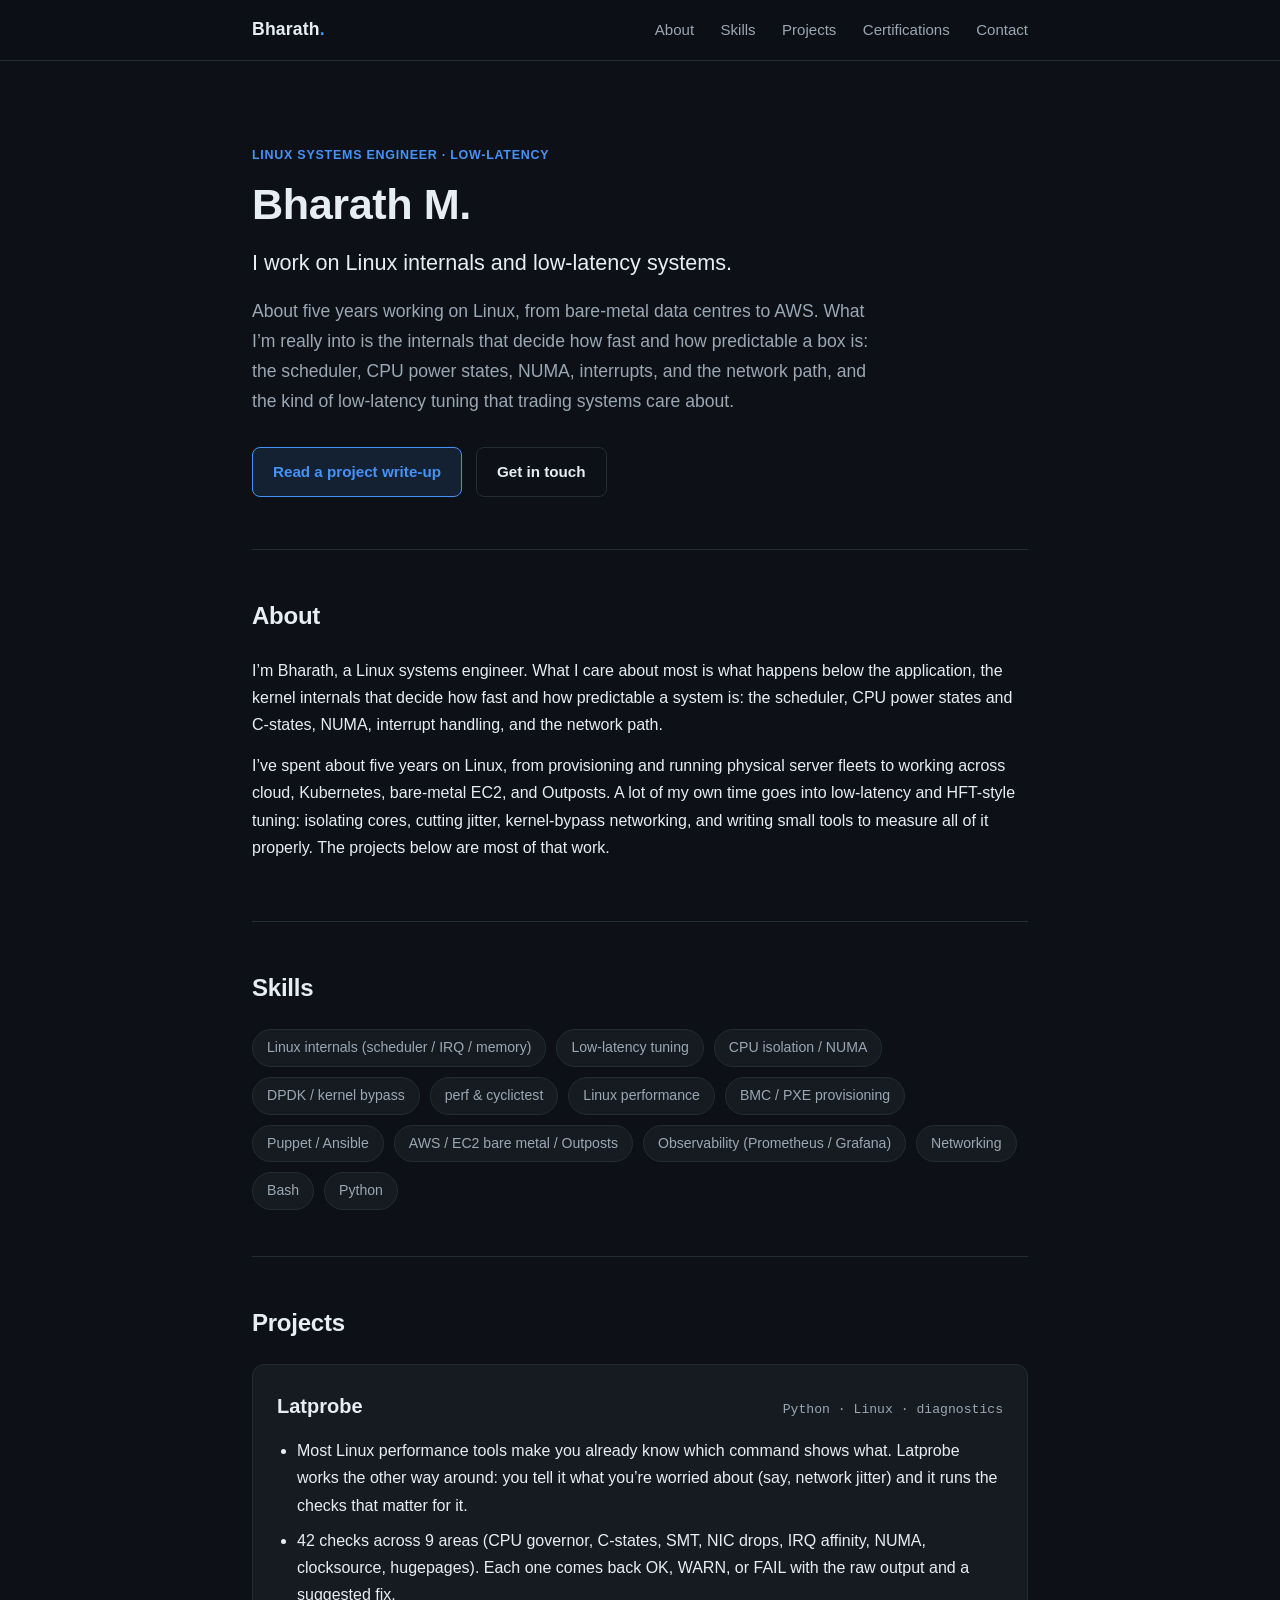
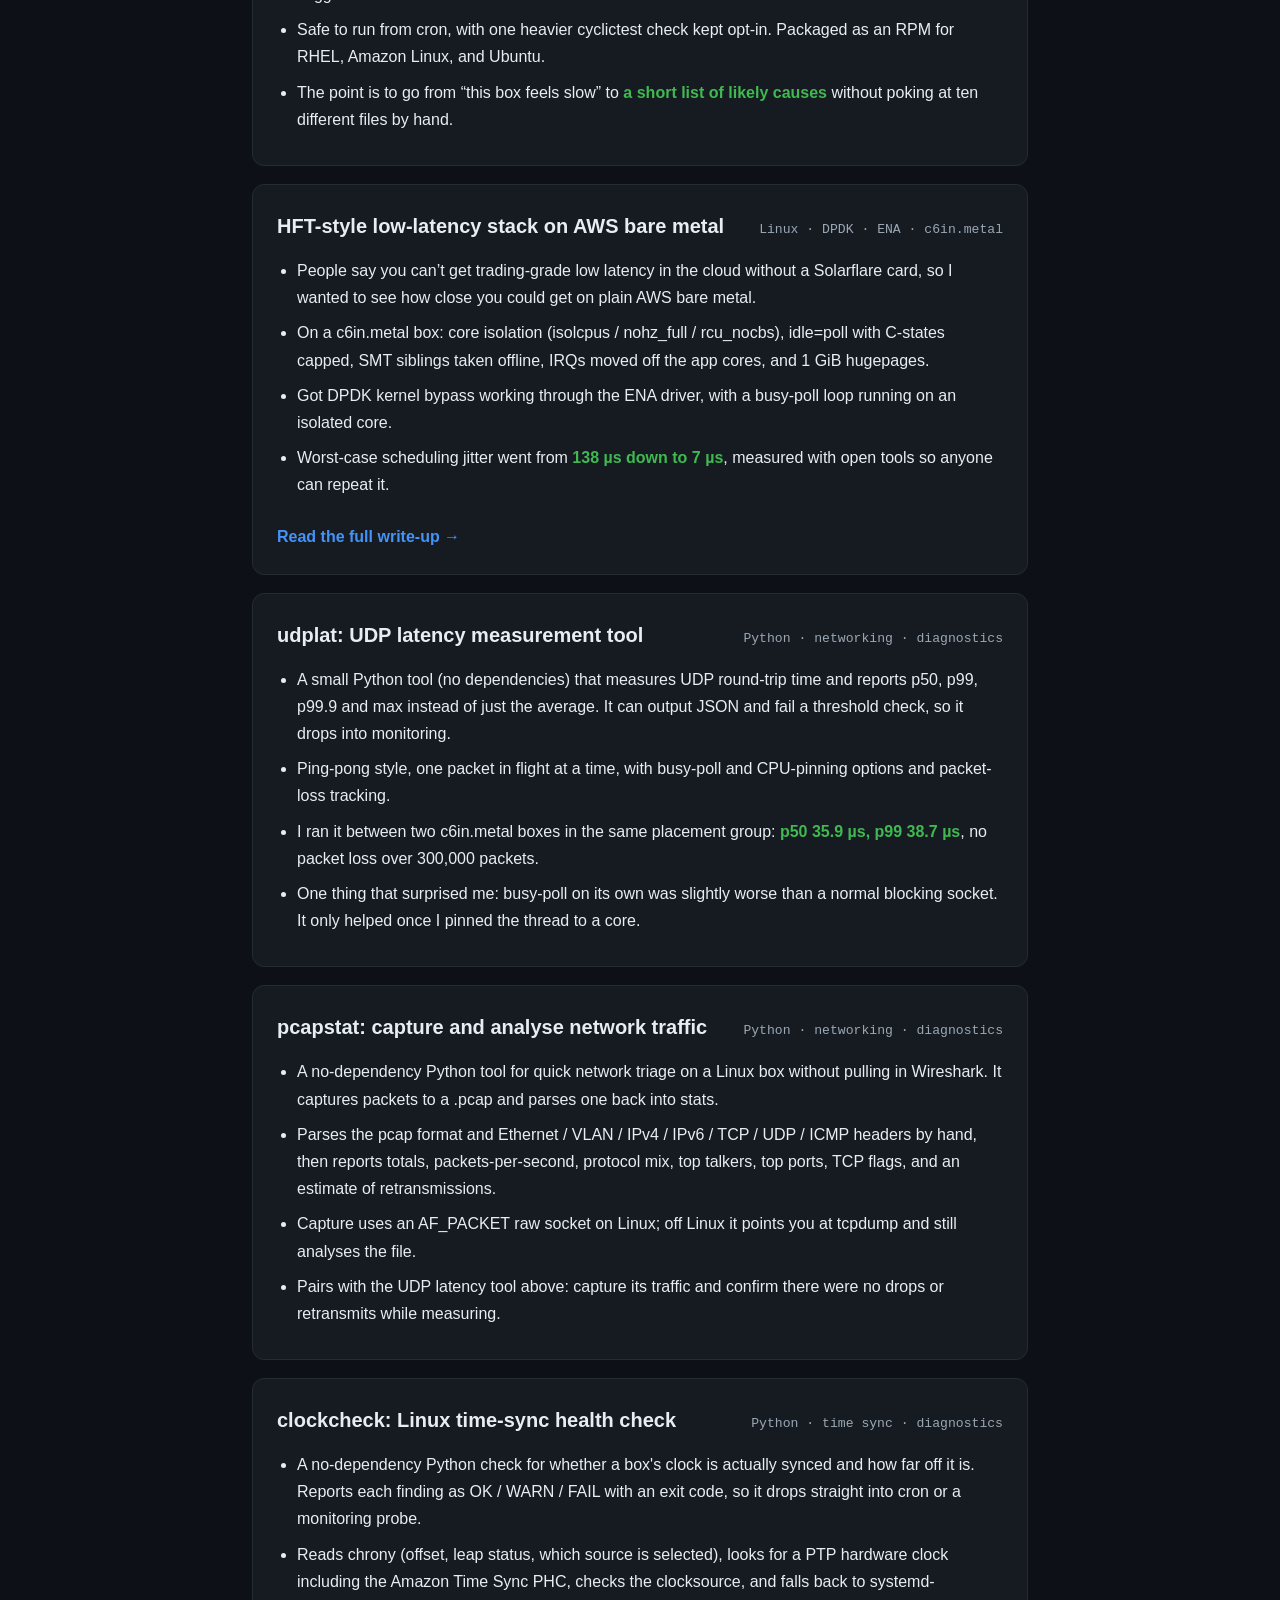
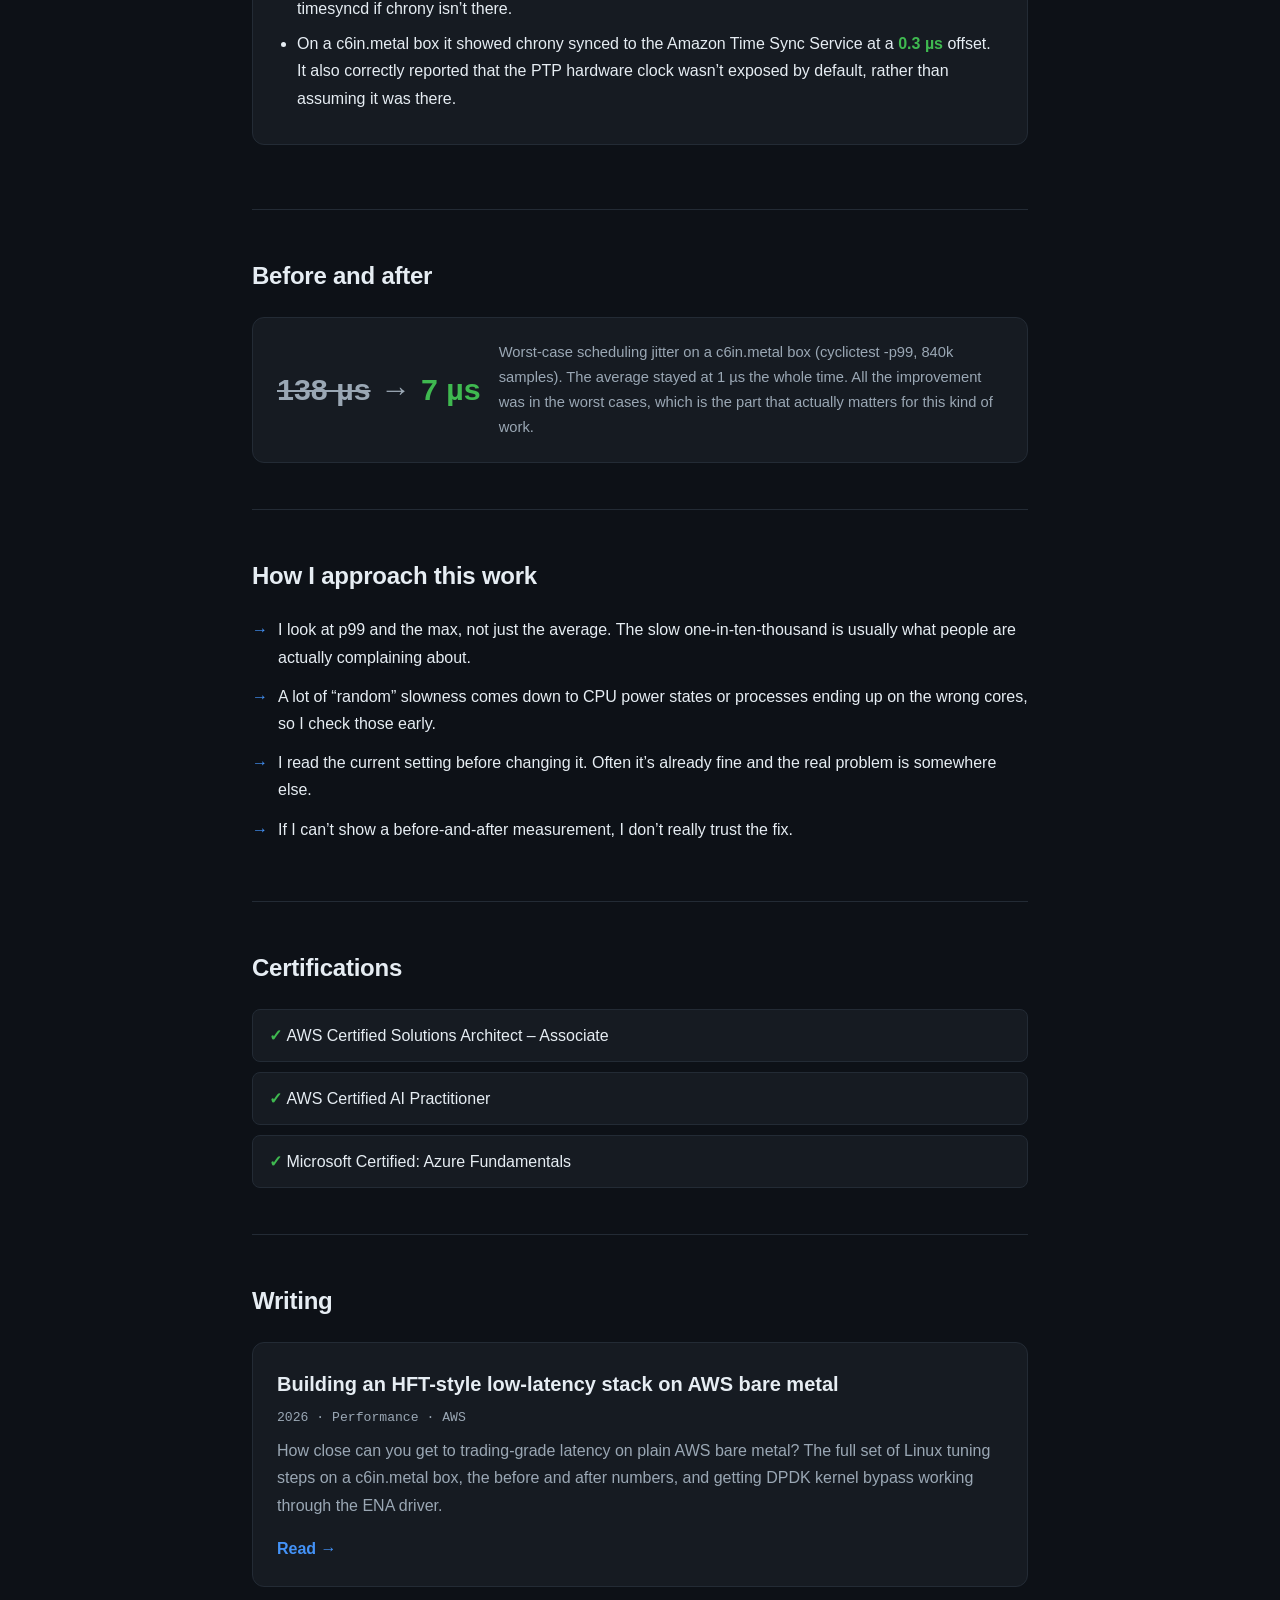
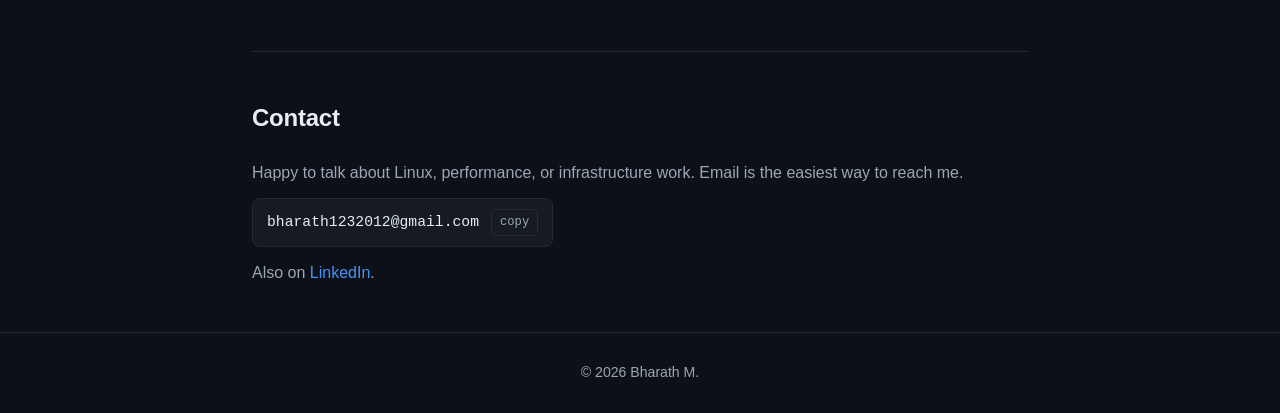
<file: index.html>
<!DOCTYPE html>
<html lang="en">
<head>
  <meta charset="UTF-8" />
  <meta name="viewport" content="width=device-width, initial-scale=1.0" />
  <title>Bharath M. | Linux Systems &amp; Low-Latency Engineer</title>
  <meta name="description" content="Bharath M., Linux systems engineer focused on Linux internals and low-latency, HFT-style tuning: scheduling, NUMA, interrupts, kernel-bypass networking, and the tools to measure them." />
  <link rel="stylesheet" href="css/style.css" />
</head>
<body>
  <header class="site">
    <div class="wrap">
      <span class="brand">Bharath<span class="dot">.</span></span>
      <nav>
        <a href="#about">About</a>
        <a href="#skills">Skills</a>
        <a href="#projects">Projects</a>
        <a href="#certs">Certifications</a>
        <a href="#contact">Contact</a>
      </nav>
    </div>
  </header>

  <main class="wrap">
    <!-- HERO -->
    <section class="hero" style="border-top:none;">
      <div class="eyebrow">Linux Systems Engineer · Low-Latency</div>
      <h1>Bharath M.</h1>
      <div class="tagline">I work on Linux internals and low-latency systems.</div>
      <p class="lead">
        About five years working on Linux, from bare-metal data centres to AWS.
        What I&rsquo;m really into is the internals that decide how fast and how
        predictable a box is: the scheduler, CPU power states, NUMA, interrupts,
        and the network path, and the kind of low-latency tuning that trading
        systems care about.
      </p>
      <div class="cta">
        <a class="btn primary" href="articles/hft-aws-bare-metal.html">Read a project write-up</a>
        <a class="btn" href="#contact">Get in touch</a>
      </div>
    </section>

    <!-- ABOUT -->
    <section id="about" class="reveal">
      <h2>About</h2>
      <p>
        I&rsquo;m Bharath, a Linux systems engineer. What I care about most is
        what happens below the application, the kernel internals that decide how
        fast and how predictable a system is: the scheduler, CPU power states
        and C-states, NUMA, interrupt handling, and the network path.
      </p>
      <p>
        I&rsquo;ve spent about five years on Linux, from provisioning and running
        physical server fleets to working across cloud, Kubernetes, bare-metal
        EC2, and Outposts. A lot of my own time goes into low-latency and
        HFT-style tuning: isolating cores, cutting jitter, kernel-bypass
        networking, and writing small tools to measure all of it properly. The
        projects below are most of that work.
      </p>
    </section>

    <!-- SKILLS -->
    <section id="skills" class="reveal">
      <h2>Skills</h2>
      <div class="tags">
        <span class="tag">Linux internals (scheduler / IRQ / memory)</span>
        <span class="tag">Low-latency tuning</span>
        <span class="tag">CPU isolation / NUMA</span>
        <span class="tag">DPDK / kernel bypass</span>
        <span class="tag">perf &amp; cyclictest</span>
        <span class="tag">Linux performance</span>
        <span class="tag">BMC / PXE provisioning</span>
        <span class="tag">Puppet / Ansible</span>
        <span class="tag">AWS / EC2 bare metal / Outposts</span>
        <span class="tag">Observability (Prometheus / Grafana)</span>
        <span class="tag">Networking</span>
        <span class="tag">Bash</span>
        <span class="tag">Python</span>
      </div>
    </section>

    <!-- PROJECTS -->
    <section id="projects" class="reveal">
      <h2>Projects</h2>

      <div class="project">
        <div class="head">
          <h3>Latprobe</h3>
          <span class="meta">Python · Linux · diagnostics</span>
        </div>
        <ul class="bullets">
          <li>Most Linux performance tools make you already know which command shows what. Latprobe works the other way around: you tell it what you&rsquo;re worried about (say, network jitter) and it runs the checks that matter for it.</li>
          <li>42 checks across 9 areas (CPU governor, C-states, SMT, NIC drops, IRQ affinity, NUMA, clocksource, hugepages). Each one comes back OK, WARN, or FAIL with the raw output and a suggested fix.</li>
          <li>Safe to run from cron, with one heavier cyclictest check kept opt-in. Packaged as an RPM for RHEL, Amazon Linux, and Ubuntu.</li>
          <li>The point is to go from &ldquo;this box feels slow&rdquo; to <span class="hl">a short list of likely causes</span> without poking at ten different files by hand.</li>
        </ul>
      </div>

      <div class="project">
        <div class="head">
          <h3>HFT-style low-latency stack on AWS bare metal</h3>
          <span class="meta">Linux · DPDK · ENA · c6in.metal</span>
        </div>
        <ul class="bullets">
          <li>People say you can&rsquo;t get trading-grade low latency in the cloud without a Solarflare card, so I wanted to see how close you could get on plain AWS bare metal.</li>
          <li>On a c6in.metal box: core isolation (isolcpus / nohz_full / rcu_nocbs), idle=poll with C-states capped, SMT siblings taken offline, IRQs moved off the app cores, and 1 GiB hugepages.</li>
          <li>Got DPDK kernel bypass working through the ENA driver, with a busy-poll loop running on an isolated core.</li>
          <li>Worst-case scheduling jitter went from <span class="hl">138 µs down to 7 µs</span>, measured with open tools so anyone can repeat it.</li>
        </ul>
        <a class="more" href="articles/hft-aws-bare-metal.html">Read the full write-up →</a>
      </div>

      <div class="project">
        <div class="head">
          <h3>udplat: UDP latency measurement tool</h3>
          <span class="meta">Python · networking · diagnostics</span>
        </div>
        <ul class="bullets">
          <li>A small Python tool (no dependencies) that measures UDP round-trip time and reports p50, p99, p99.9 and max instead of just the average. It can output JSON and fail a threshold check, so it drops into monitoring.</li>
          <li>Ping-pong style, one packet in flight at a time, with busy-poll and CPU-pinning options and packet-loss tracking.</li>
          <li>I ran it between two c6in.metal boxes in the same placement group: <span class="hl">p50 35.9 µs, p99 38.7 µs</span>, no packet loss over 300,000 packets.</li>
          <li>One thing that surprised me: busy-poll on its own was slightly worse than a normal blocking socket. It only helped once I pinned the thread to a core.</li>
        </ul>
      </div>

      <div class="project">
        <div class="head">
          <h3>pcapstat: capture and analyse network traffic</h3>
          <span class="meta">Python · networking · diagnostics</span>
        </div>
        <ul class="bullets">
          <li>A no-dependency Python tool for quick network triage on a Linux box without pulling in Wireshark. It captures packets to a .pcap and parses one back into stats.</li>
          <li>Parses the pcap format and Ethernet / VLAN / IPv4 / IPv6 / TCP / UDP / ICMP headers by hand, then reports totals, packets-per-second, protocol mix, top talkers, top ports, TCP flags, and an estimate of retransmissions.</li>
          <li>Capture uses an AF_PACKET raw socket on Linux; off Linux it points you at tcpdump and still analyses the file.</li>
          <li>Pairs with the UDP latency tool above: capture its traffic and confirm there were no drops or retransmits while measuring.</li>
        </ul>
      </div>

      <div class="project">
        <div class="head">
          <h3>clockcheck: Linux time-sync health check</h3>
          <span class="meta">Python · time sync · diagnostics</span>
        </div>
        <ul class="bullets">
          <li>A no-dependency Python check for whether a box's clock is actually synced and how far off it is. Reports each finding as OK / WARN / FAIL with an exit code, so it drops straight into cron or a monitoring probe.</li>
          <li>Reads chrony (offset, leap status, which source is selected), looks for a PTP hardware clock including the Amazon Time Sync PHC, checks the clocksource, and falls back to systemd-timesyncd if chrony isn&rsquo;t there.</li>
          <li>On a c6in.metal box it showed chrony synced to the Amazon Time Sync Service at a <span class="hl">0.3 µs</span> offset. It also correctly reported that the PTP hardware clock wasn&rsquo;t exposed by default, rather than assuming it was there.</li>
        </ul>
      </div>
    </section>

    <!-- RESULT -->
    <section id="result" class="reveal">
      <h2>Before and after</h2>
      <div class="result-callout">
        <div class="big"><span class="from">138 µs</span><span class="arrow">→</span><span class="to">7 µs</span></div>
        <div class="desc">
          Worst-case scheduling jitter on a c6in.metal box (cyclictest -p99, 840k
          samples). The average stayed at 1 µs the whole time. All the improvement
          was in the worst cases, which is the part that actually matters for this
          kind of work.
        </div>
      </div>
    </section>

    <!-- HOW I WORK -->
    <section id="approach" class="reveal">
      <h2>How I approach this work</h2>
      <ul class="notes">
        <li>I look at p99 and the max, not just the average. The slow one-in-ten-thousand is usually what people are actually complaining about.</li>
        <li>A lot of &ldquo;random&rdquo; slowness comes down to CPU power states or processes ending up on the wrong cores, so I check those early.</li>
        <li>I read the current setting before changing it. Often it&rsquo;s already fine and the real problem is somewhere else.</li>
        <li>If I can&rsquo;t show a before-and-after measurement, I don&rsquo;t really trust the fix.</li>
      </ul>
    </section>

    <!-- CERTIFICATIONS -->
    <section id="certs" class="reveal">
      <h2>Certifications</h2>
      <ul class="certs">
        <li>AWS Certified Solutions Architect – Associate</li>
        <li>AWS Certified AI Practitioner</li>
        <li>Microsoft Certified: Azure Fundamentals</li>
      </ul>
    </section>

    <!-- WRITING -->
    <section id="writing" class="reveal">
      <h2>Writing</h2>
      <div class="project">
        <div class="head">
          <h3>Building an HFT-style low-latency stack on AWS bare metal</h3>
          <span class="meta">2026 · Performance · AWS</span>
        </div>
        <p class="muted" style="margin-top:8px;">
          How close can you get to trading-grade latency on plain AWS bare metal?
          The full set of Linux tuning steps on a c6in.metal box, the before and
          after numbers, and getting DPDK kernel bypass working through the ENA
          driver.
        </p>
        <a class="more" href="articles/hft-aws-bare-metal.html">Read →</a>
      </div>
    </section>

    <!-- CONTACT -->
    <section id="contact" class="reveal">
      <h2>Contact</h2>
      <p class="muted">Happy to talk about Linux, performance, or infrastructure work. Email is the easiest way to reach me.</p>
      <div class="cmd-copy" title="click to copy">
        <code>bharath1232012@gmail.com</code>
        <span class="copy">copy</span>
      </div>
      <p class="muted">Also on <a href="https://www.linkedin.com/in/bharathumb/">LinkedIn</a>.</p>
    </section>
  </main>

  <footer class="site">
    <div class="wrap">
      &copy; <span id="year"></span> Bharath M.
    </div>
  </footer>

  <script src="js/main.js"></script>
</body>
</html>
</file>
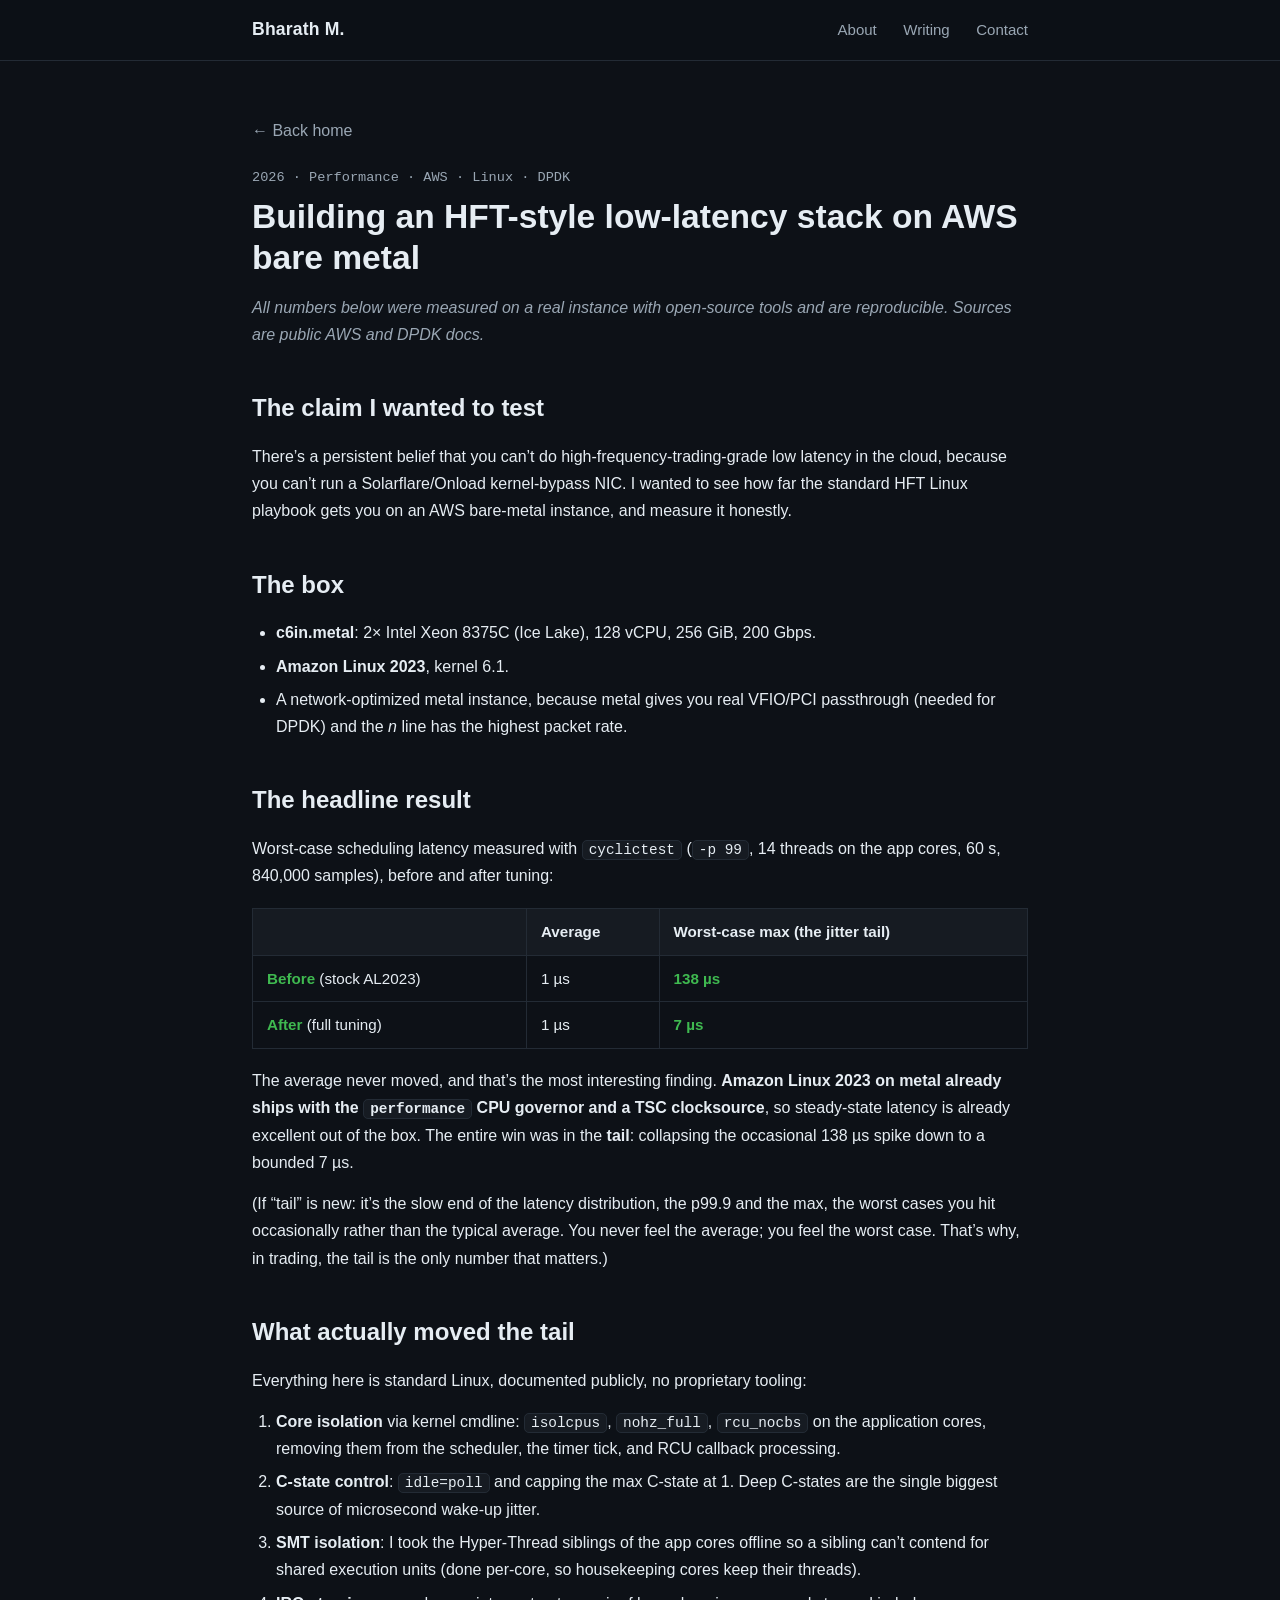
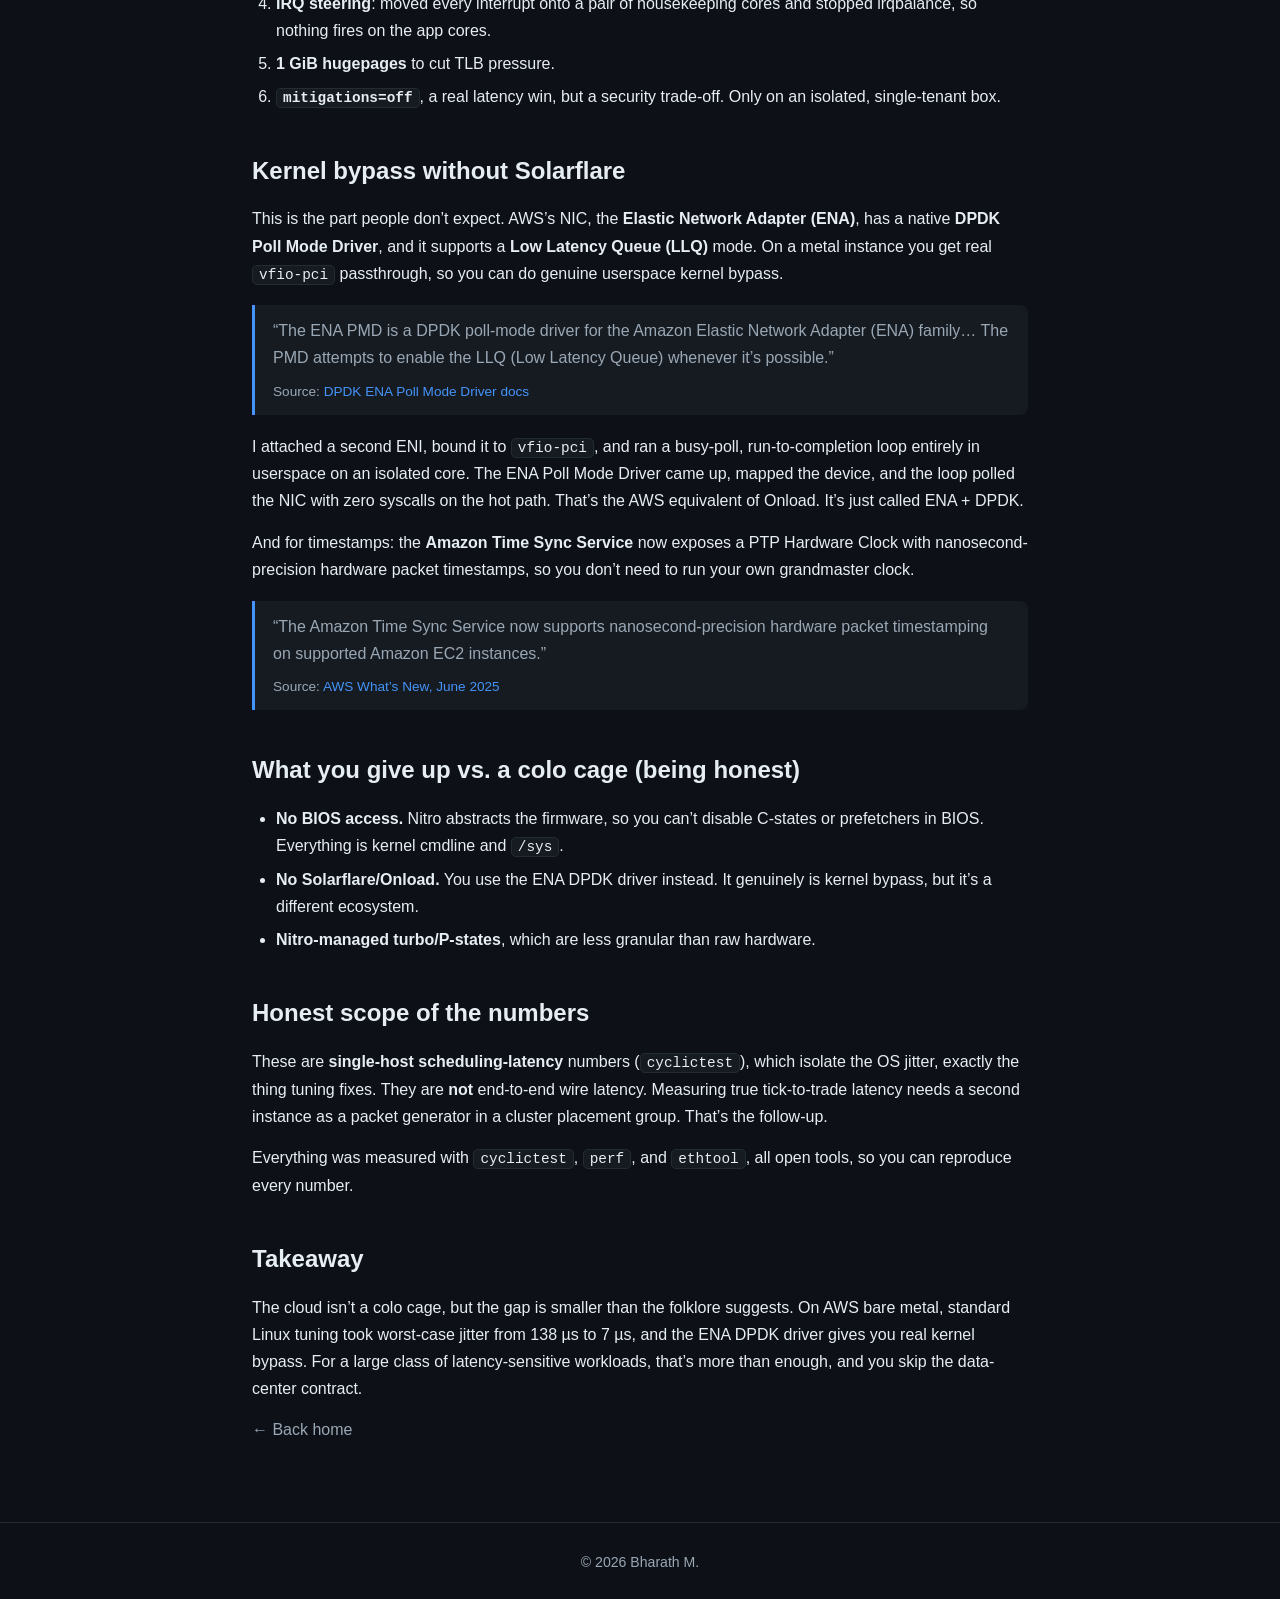
<file: articles/hft-aws-bare-metal.html>
<!DOCTYPE html>
<html lang="en">
<head>
  <meta charset="UTF-8" />
  <meta name="viewport" content="width=device-width, initial-scale=1.0" />
  <title>Building an HFT-style low-latency stack on AWS bare metal | Bharath M.</title>
  <meta name="description" content="Replicating the HFT Linux playbook on AWS bare metal: worst-case scheduling jitter from 138us to 7us, with real before/after numbers and DPDK kernel bypass via the ENA driver." />
  <link rel="stylesheet" href="../css/style.css" />
</head>
<body>
  <header class="site">
    <div class="wrap">
      <a class="brand" href="../index.html" style="color:var(--text)">Bharath M.</a>
      <nav>
        <a href="../index.html#about">About</a>
        <a href="../index.html#writing">Writing</a>
        <a href="../index.html#contact">Contact</a>
      </nav>
    </div>
  </header>

  <main class="wrap">
    <article class="post">
      <a class="backlink" href="../index.html">&larr; Back home</a>
      <div class="post-meta">2026 &middot; Performance &middot; AWS &middot; Linux &middot; DPDK</div>
      <h1>Building an HFT-style low-latency stack on AWS bare metal</h1>
      <p class="muted"><em>All numbers below were measured on a real instance with open-source
      tools and are reproducible. Sources are public AWS and DPDK docs.</em></p>

      <h2>The claim I wanted to test</h2>
      <p>
        There&rsquo;s a persistent belief that you can&rsquo;t do
        high-frequency-trading-grade low latency in the cloud, because you
        can&rsquo;t run a Solarflare/Onload kernel-bypass NIC. I wanted to see
        how far the standard HFT Linux playbook gets you on an AWS bare-metal
        instance, and measure it honestly.
      </p>

      <h2>The box</h2>
      <ul>
        <li><strong>c6in.metal</strong>: 2&times; Intel Xeon 8375C (Ice Lake), 128 vCPU, 256 GiB, 200 Gbps.</li>
        <li><strong>Amazon Linux 2023</strong>, kernel 6.1.</li>
        <li>A network-optimized metal instance, because metal gives you real VFIO/PCI
            passthrough (needed for DPDK) and the <em>n</em> line has the highest packet rate.</li>
      </ul>

      <h2>The headline result</h2>
      <p>
        Worst-case scheduling latency measured with <code>cyclictest</code>
        (<code>-p 99</code>, 14 threads on the app cores, 60&nbsp;s, 840,000 samples),
        before and after tuning:
      </p>
      <table class="results">
        <thead>
          <tr><th></th><th>Average</th><th>Worst-case max (the jitter tail)</th></tr>
        </thead>
        <tbody>
          <tr><td><strong>Before</strong> (stock AL2023)</td><td>1&nbsp;&micro;s</td><td><strong>138&nbsp;&micro;s</strong></td></tr>
          <tr><td><strong>After</strong> (full tuning)</td><td>1&nbsp;&micro;s</td><td><strong>7&nbsp;&micro;s</strong></td></tr>
        </tbody>
      </table>
      <p>
        The average never moved, and that&rsquo;s the most interesting
        finding. <strong>Amazon Linux 2023 on metal already ships with the
        <code>performance</code> CPU governor and a TSC clocksource</strong>, so
        steady-state latency is already excellent out of the box. The entire win
        was in the <strong>tail</strong>: collapsing the occasional 138&nbsp;&micro;s
        spike down to a bounded 7&nbsp;&micro;s.
      </p>
      <p>
        (If &ldquo;tail&rdquo; is new: it&rsquo;s the slow end of the latency
        distribution, the p99.9 and the max, the worst cases you hit
        occasionally rather than the typical average. You never feel the
        average; you feel the worst case. That&rsquo;s why, in trading, the tail
        is the only number that matters.)
      </p>

      <h2>What actually moved the tail</h2>
      <p>Everything here is standard Linux, documented publicly, no proprietary tooling:</p>
      <ol>
        <li><strong>Core isolation</strong> via kernel cmdline: <code>isolcpus</code>,
          <code>nohz_full</code>, <code>rcu_nocbs</code> on the application cores,
          removing them from the scheduler, the timer tick, and RCU callback processing.</li>
        <li><strong>C-state control</strong>: <code>idle=poll</code> and capping the max
          C-state at 1. Deep C-states are the single biggest source of microsecond wake-up jitter.</li>
        <li><strong>SMT isolation</strong>: I took the Hyper-Thread siblings of the app cores
          offline so a sibling can&rsquo;t contend for shared execution units (done per-core,
          so housekeeping cores keep their threads).</li>
        <li><strong>IRQ steering</strong>: moved every interrupt onto a pair of housekeeping
          cores and stopped irqbalance, so nothing fires on the app cores.</li>
        <li><strong>1&nbsp;GiB hugepages</strong> to cut TLB pressure.</li>
        <li><strong><code>mitigations=off</code></strong>, a real latency win, but a
          security trade-off. Only on an isolated, single-tenant box.</li>
      </ol>

      <h2>Kernel bypass without Solarflare</h2>
      <p>
        This is the part people don&rsquo;t expect. AWS&rsquo;s NIC, the
        <strong>Elastic Network Adapter (ENA)</strong>, has a native
        <strong>DPDK Poll Mode Driver</strong>, and it supports a
        <strong>Low Latency Queue (LLQ)</strong> mode. On a metal instance you get
        real <code>vfio-pci</code> passthrough, so you can do genuine userspace kernel bypass.
      </p>
      <blockquote>
        &ldquo;The ENA PMD is a DPDK poll-mode driver for the Amazon Elastic Network
        Adapter (ENA) family&hellip; The PMD attempts to enable the LLQ (Low Latency
        Queue) whenever it&rsquo;s possible.&rdquo;
        <cite>Source: <a href="https://doc.dpdk.org/guides/nics/ena.html">DPDK ENA Poll Mode Driver docs</a></cite>
      </blockquote>
      <p>
        I attached a second ENI, bound it to <code>vfio-pci</code>, and ran a
        busy-poll, run-to-completion loop entirely in userspace on an isolated core.
        The ENA Poll Mode Driver came up, mapped the device, and the loop polled the
        NIC with zero syscalls on the hot path. That&rsquo;s the AWS equivalent of
        Onload. It&rsquo;s just called ENA&nbsp;+&nbsp;DPDK.
      </p>
      <p>
        And for timestamps: the <strong>Amazon Time Sync Service</strong> now exposes a
        PTP Hardware Clock with nanosecond-precision hardware packet timestamps, so you
        don&rsquo;t need to run your own grandmaster clock.
      </p>
      <blockquote>
        &ldquo;The Amazon Time Sync Service now supports nanosecond-precision hardware
        packet timestamping on supported Amazon EC2 instances.&rdquo;
        <cite>Source: <a href="https://aws.amazon.com/about-aws/whats-new/2025/06/amazon-time-sync-nanosecond-hardware-packet-timestamps/">AWS What&rsquo;s New, June 2025</a></cite>
      </blockquote>

      <h2>What you give up vs. a colo cage (being honest)</h2>
      <ul>
        <li><strong>No BIOS access.</strong> Nitro abstracts the firmware, so you can&rsquo;t
          disable C-states or prefetchers in BIOS. Everything is kernel cmdline and <code>/sys</code>.</li>
        <li><strong>No Solarflare/Onload.</strong> You use the ENA DPDK driver instead. It
          genuinely is kernel bypass, but it&rsquo;s a different ecosystem.</li>
        <li><strong>Nitro-managed turbo/P-states</strong>, which are less granular than raw hardware.</li>
      </ul>

      <h2>Honest scope of the numbers</h2>
      <p>
        These are <strong>single-host scheduling-latency</strong> numbers
        (<code>cyclictest</code>), which isolate the OS jitter, exactly the thing
        tuning fixes. They are <strong>not</strong> end-to-end wire latency. Measuring true
        tick-to-trade latency needs a second instance as a packet generator in a cluster
        placement group. That&rsquo;s the follow-up.
      </p>
      <p>
        Everything was measured with <code>cyclictest</code>, <code>perf</code>, and
        <code>ethtool</code>, all open tools, so you can reproduce every number.
      </p>

      <h2>Takeaway</h2>
      <p>
        The cloud isn&rsquo;t a colo cage, but the gap is smaller than the folklore
        suggests. On AWS bare metal, standard Linux tuning took worst-case jitter from
        138&nbsp;&micro;s to 7&nbsp;&micro;s, and the ENA DPDK driver gives you real kernel
        bypass. For a large class of latency-sensitive workloads, that&rsquo;s more than
        enough, and you skip the data-center contract.
      </p>

      <a class="backlink" href="../index.html">&larr; Back home</a>
    </article>
  </main>

  <footer class="site">
    <div class="wrap">
      &copy; <span id="year"></span> Bharath M.
    </div>
  </footer>
  <script>document.getElementById('year').textContent = new Date().getFullYear();</script>
</body>
</html>
</file>
<file: css/style.css>
/* ============================================================
   Bharath M. — clean professional portfolio
   Vanilla CSS, no frameworks, no webfonts (fast load).
   ============================================================ */
:root {
  --bg:        #0d1117;
  --bg-soft:   #161b22;
  --border:    #232b35;
  --text:      #e6edf3;
  --muted:     #9aa7b4;
  --accent:    #4493f8;
  --accent-soft: rgba(68,147,248,.12);
  --good:      #3fb950;
  --code-bg:   #161b22;
  --max:       820px;
  --mono: ui-monospace, "SFMono-Regular", "Menlo", "Consolas", monospace;
  --sans: -apple-system, BlinkMacSystemFont, "Segoe UI", Roboto, Helvetica, Arial, sans-serif;
}
* { box-sizing: border-box; margin: 0; padding: 0; }
html { scroll-behavior: smooth; }
body {
  background: var(--bg);
  color: var(--text);
  font-family: var(--sans);
  line-height: 1.7;
  -webkit-font-smoothing: antialiased;
}
a { color: var(--accent); text-decoration: none; }
a:hover { text-decoration: underline; }
.wrap { max-width: var(--max); margin: 0 auto; padding: 0 22px; }
.muted { color: var(--muted); }

/* ---- header ---- */
header.site {
  border-bottom: 1px solid var(--border);
  position: sticky; top: 0; z-index: 20;
  background: rgba(13,17,23,.85);
  backdrop-filter: blur(8px);
}
header.site .wrap { display: flex; align-items: center; justify-content: space-between; height: 60px; }
header.site .brand { font-weight: 700; font-size: 1.1rem; color: var(--text); letter-spacing: .01em; }
header.site .brand .dot { color: var(--accent); }
header.site nav a { color: var(--muted); margin-left: 22px; font-size: .94rem; }
header.site nav a:hover { color: var(--text); text-decoration: none; }

/* ---- hero ---- */
.hero { padding: 84px 0 52px; }
.hero .eyebrow { color: var(--accent); font-weight: 600; letter-spacing: .06em; text-transform: uppercase; font-size: .78rem; }
.hero h1 { font-size: 2.7rem; line-height: 1.12; margin: 14px 0 16px; letter-spacing: -.01em; }
.hero .tagline { font-size: 1.35rem; color: var(--text); font-weight: 500; margin-bottom: 16px; }
.hero p.lead { font-size: 1.1rem; color: var(--muted); max-width: 640px; }
.hero .cta { margin-top: 30px; display: flex; gap: 14px; flex-wrap: wrap; }
.btn { display: inline-block; padding: 11px 20px; border-radius: 8px; border: 1px solid var(--border);
  color: var(--text); font-weight: 600; font-size: .95rem; transition: border-color .15s, background .15s; }
.btn.primary { background: var(--accent-soft); border-color: var(--accent); color: var(--accent); }
.btn:hover { border-color: var(--accent); text-decoration: none; }

/* ---- sections ---- */
section { padding: 46px 0; border-top: 1px solid var(--border); }
section h2 { font-size: 1.5rem; margin-bottom: 20px; letter-spacing: -.01em; }

/* reveal on scroll */
.reveal { opacity: 0; transform: translateY(14px); transition: opacity .5s ease, transform .5s ease; }
.reveal.in { opacity: 1; transform: none; }

/* about */
#about p { margin-bottom: 14px; }

/* skills */
.tags { display: flex; flex-wrap: wrap; gap: 10px; }
.tag { background: var(--bg-soft); border: 1px solid var(--border); border-radius: 999px;
  padding: 6px 14px; font-size: .88rem; color: var(--muted); }

/* ---- project cards (STAR) ---- */
.project { background: var(--bg-soft); border: 1px solid var(--border); border-radius: 12px;
  padding: 24px; margin-bottom: 18px; }
.project .head { display: flex; align-items: baseline; justify-content: space-between; flex-wrap: wrap; gap: 6px; }
.project h3 { font-size: 1.25rem; }
.project .meta { color: var(--muted); font-size: .82rem; font-family: var(--mono); }
.star { list-style: none; margin: 16px 0 0; }
.star li { display: grid; grid-template-columns: 92px 1fr; gap: 14px; padding: 8px 0; align-items: start; }
.star li + li { border-top: 1px solid var(--border); }
.star .k { color: var(--accent); font-weight: 600; font-size: .82rem; text-transform: uppercase; letter-spacing: .04em; padding-top: 3px; }
.star .v { color: var(--text); }
.star .v .hl { color: var(--good); font-weight: 600; }
.project .more { display: inline-block; margin-top: 16px; font-weight: 600; }

/* direct bullets (replaces STAR labels) */
.project ul.bullets { margin: 14px 0 0 20px; }
.project ul.bullets li { margin: 8px 0; color: var(--text); }
.project ul.bullets li .hl { color: var(--good); font-weight: 600; }

/* certifications */
.certs { list-style: none; display: grid; gap: 10px; }
.certs li { background: var(--bg-soft); border: 1px solid var(--border); border-radius: 8px; padding: 12px 16px; color: var(--text); }
.certs li::before { content: "\2713  "; color: var(--good); font-weight: 700; }

/* result highlight */
.result-callout { display: flex; align-items: center; gap: 18px; flex-wrap: wrap;
  background: var(--bg-soft); border: 1px solid var(--border); border-radius: 12px; padding: 22px 24px; }
.result-callout .big { font-size: 1.9rem; font-weight: 700; }
.result-callout .big .from { color: var(--muted); text-decoration: line-through; text-decoration-thickness: 2px; }
.result-callout .big .arrow { color: var(--muted); margin: 0 10px; }
.result-callout .big .to { color: var(--good); }
.result-callout .desc { color: var(--muted); font-size: .92rem; flex: 1; min-width: 220px; }

/* beliefs */
.notes { list-style: none; }
.notes li { margin: 12px 0; padding-left: 26px; position: relative; }
.notes li::before { content: "→"; position: absolute; left: 0; color: var(--accent); }

/* contact / click-to-copy */
.cmd-copy { display: inline-flex; align-items: center; gap: 12px;
  background: var(--code-bg); border: 1px solid var(--border); border-radius: 8px;
  padding: 10px 14px; font-family: var(--mono); font-size: .92rem; margin: 12px 0; cursor: pointer; }
.cmd-copy code { color: var(--text); }
.cmd-copy .copy { color: var(--muted); font-size: .76rem; border: 1px solid var(--border); border-radius: 5px; padding: 2px 8px; }
.cmd-copy:hover { border-color: var(--accent); }

/* footer */
footer.site { border-top: 1px solid var(--border); padding: 28px 0; color: var(--muted); font-size: .88rem; text-align: center; }
footer.site a { margin: 0 7px; }

/* ============ article page ============ */
article.post { padding: 56px 0; }
article.post .post-meta { color: var(--muted); font-size: .85rem; margin-bottom: 8px; font-family: var(--mono); }
article.post h1 { font-size: 2.1rem; line-height: 1.2; margin-bottom: 16px; }
article.post h2 { font-size: 1.5rem; margin: 40px 0 12px; }
article.post h3 { font-size: 1.2rem; margin: 26px 0 10px; }
article.post p { margin: 14px 0; }
article.post ul, article.post ol { margin: 14px 0 14px 24px; }
article.post li { margin: 6px 0; }
article.post blockquote { border-left: 3px solid var(--accent); background: var(--bg-soft);
  padding: 12px 18px; margin: 18px 0; color: var(--muted); border-radius: 0 8px 8px 0; }
article.post blockquote cite { display: block; margin-top: 8px; font-size: .85rem; font-style: normal; }
article.post code { background: var(--code-bg); border: 1px solid var(--border); border-radius: 5px;
  padding: 1px 6px; font-family: var(--mono); font-size: .9em; }
article.post pre { background: var(--code-bg); border: 1px solid var(--border); border-radius: 8px; padding: 16px; overflow-x: auto; margin: 18px 0; }
article.post pre code { background: none; border: none; padding: 0; }
table.results { border-collapse: collapse; width: 100%; margin: 18px 0; font-size: .95rem; }
table.results th, table.results td { border: 1px solid var(--border); padding: 10px 14px; text-align: left; }
table.results th { background: var(--bg-soft); }
table.results td strong { color: var(--good); }
.backlink { display: inline-block; margin-bottom: 22px; color: var(--muted); }

/* responsive + reduced motion */
@media (max-width: 620px) {
  .hero h1 { font-size: 2.1rem; }
  header.site nav a { margin-left: 14px; }
  .star li { grid-template-columns: 1fr; gap: 2px; }
  .star .k { padding-top: 0; }
}
@media (prefers-reduced-motion: reduce) {
  .reveal { opacity: 1; transform: none; transition: none; }
  html { scroll-behavior: auto; }
}
</file>
